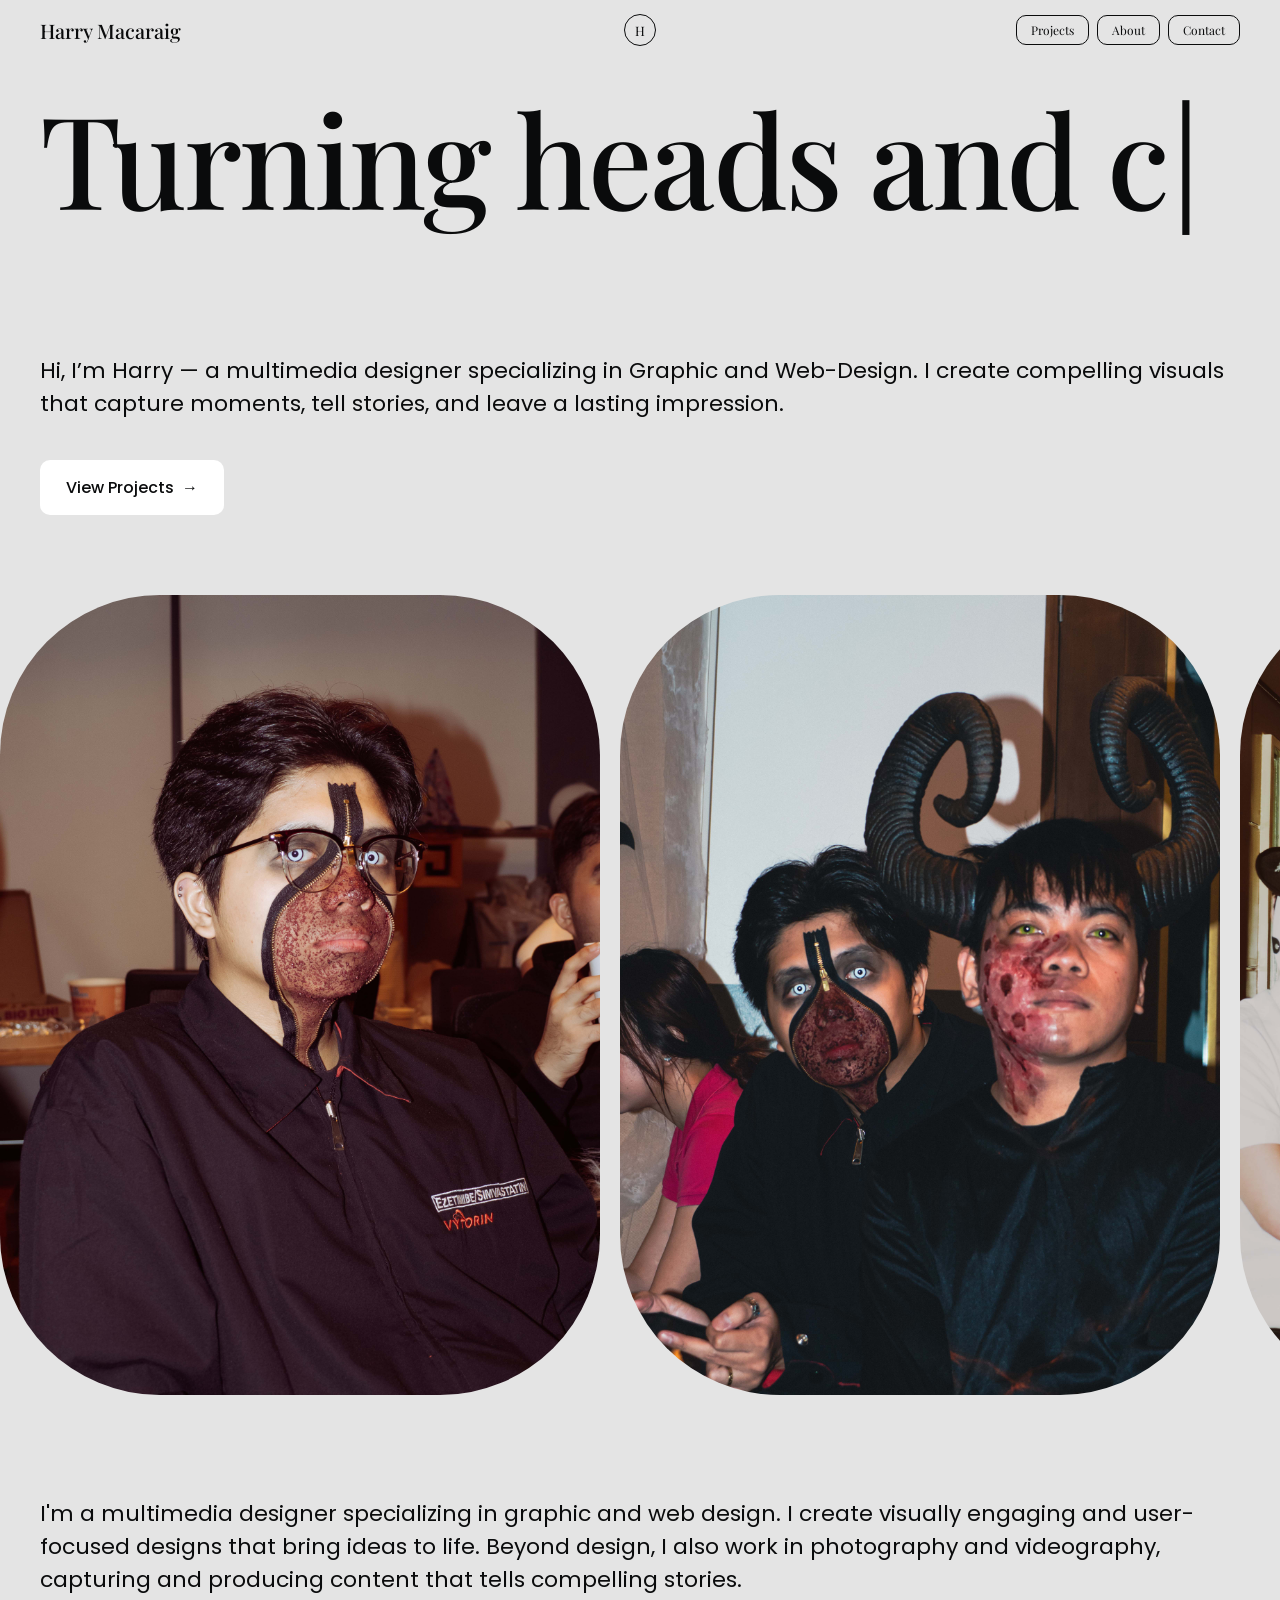
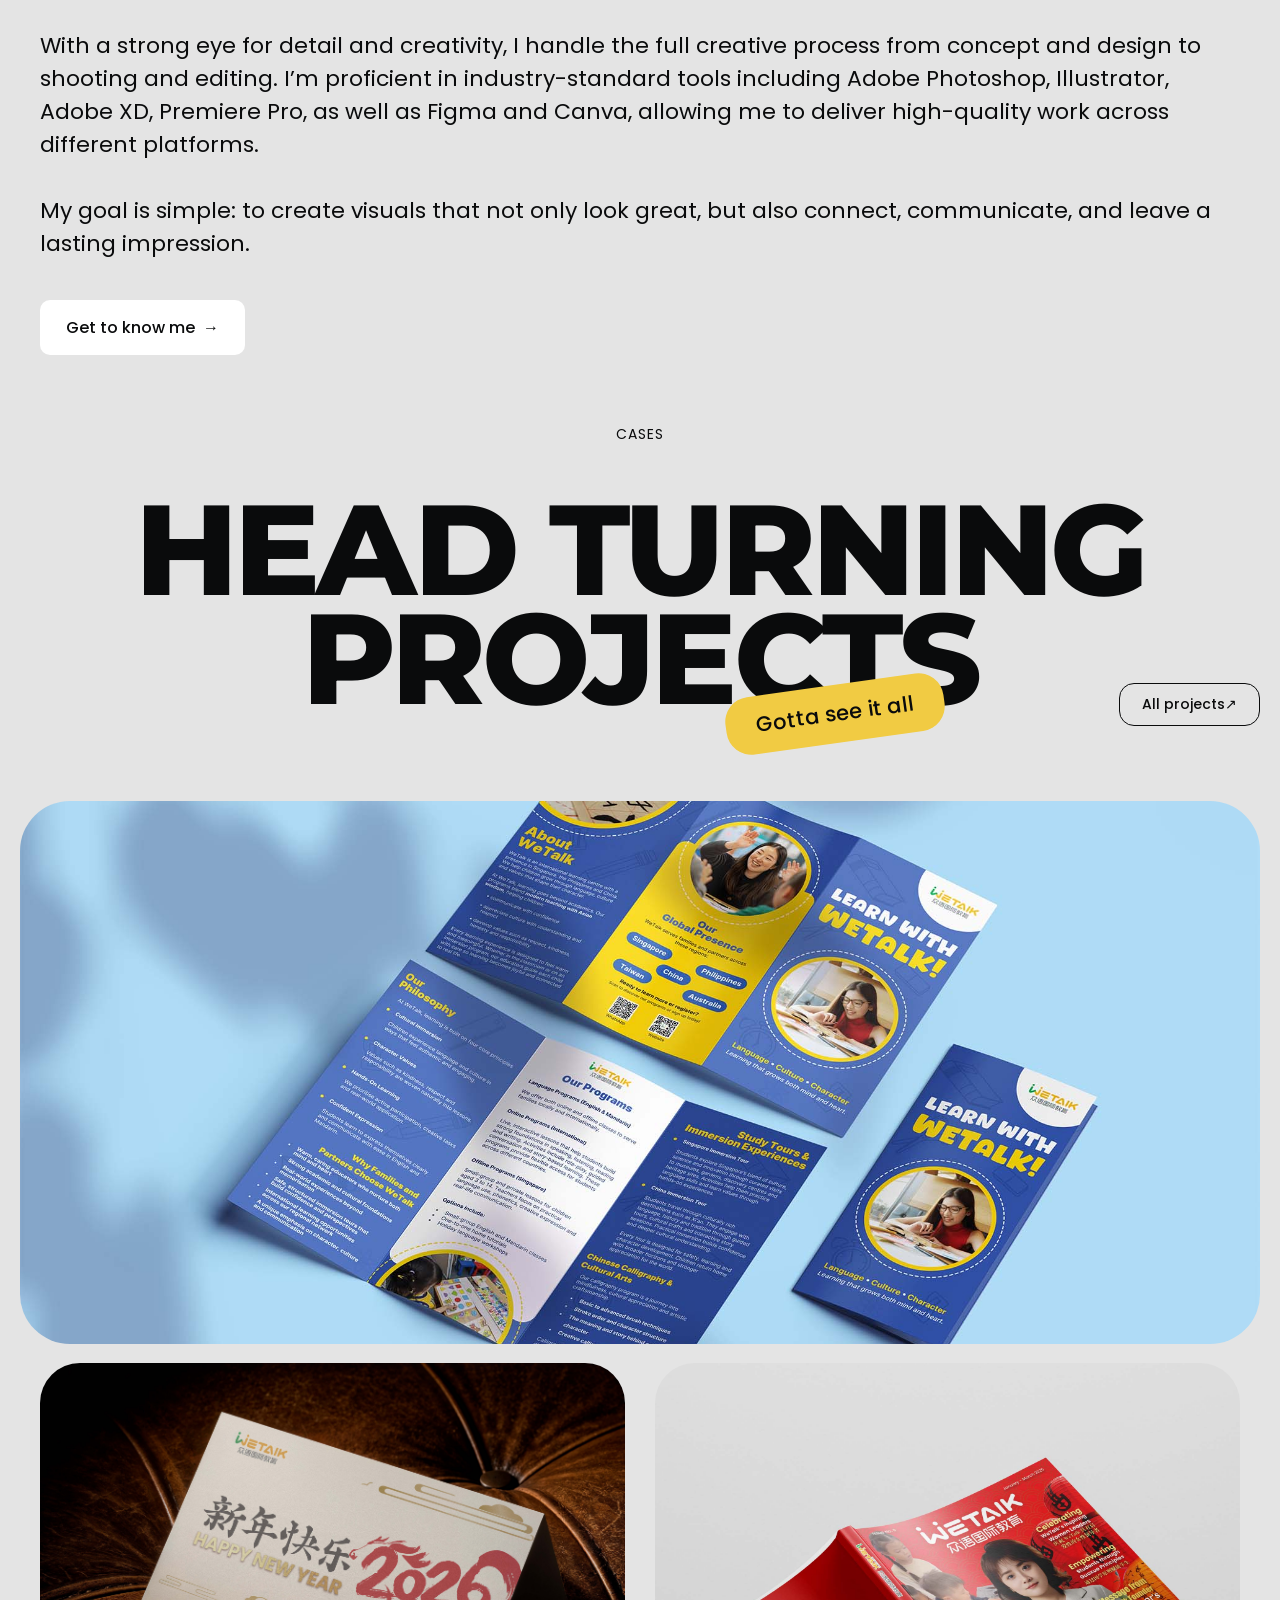
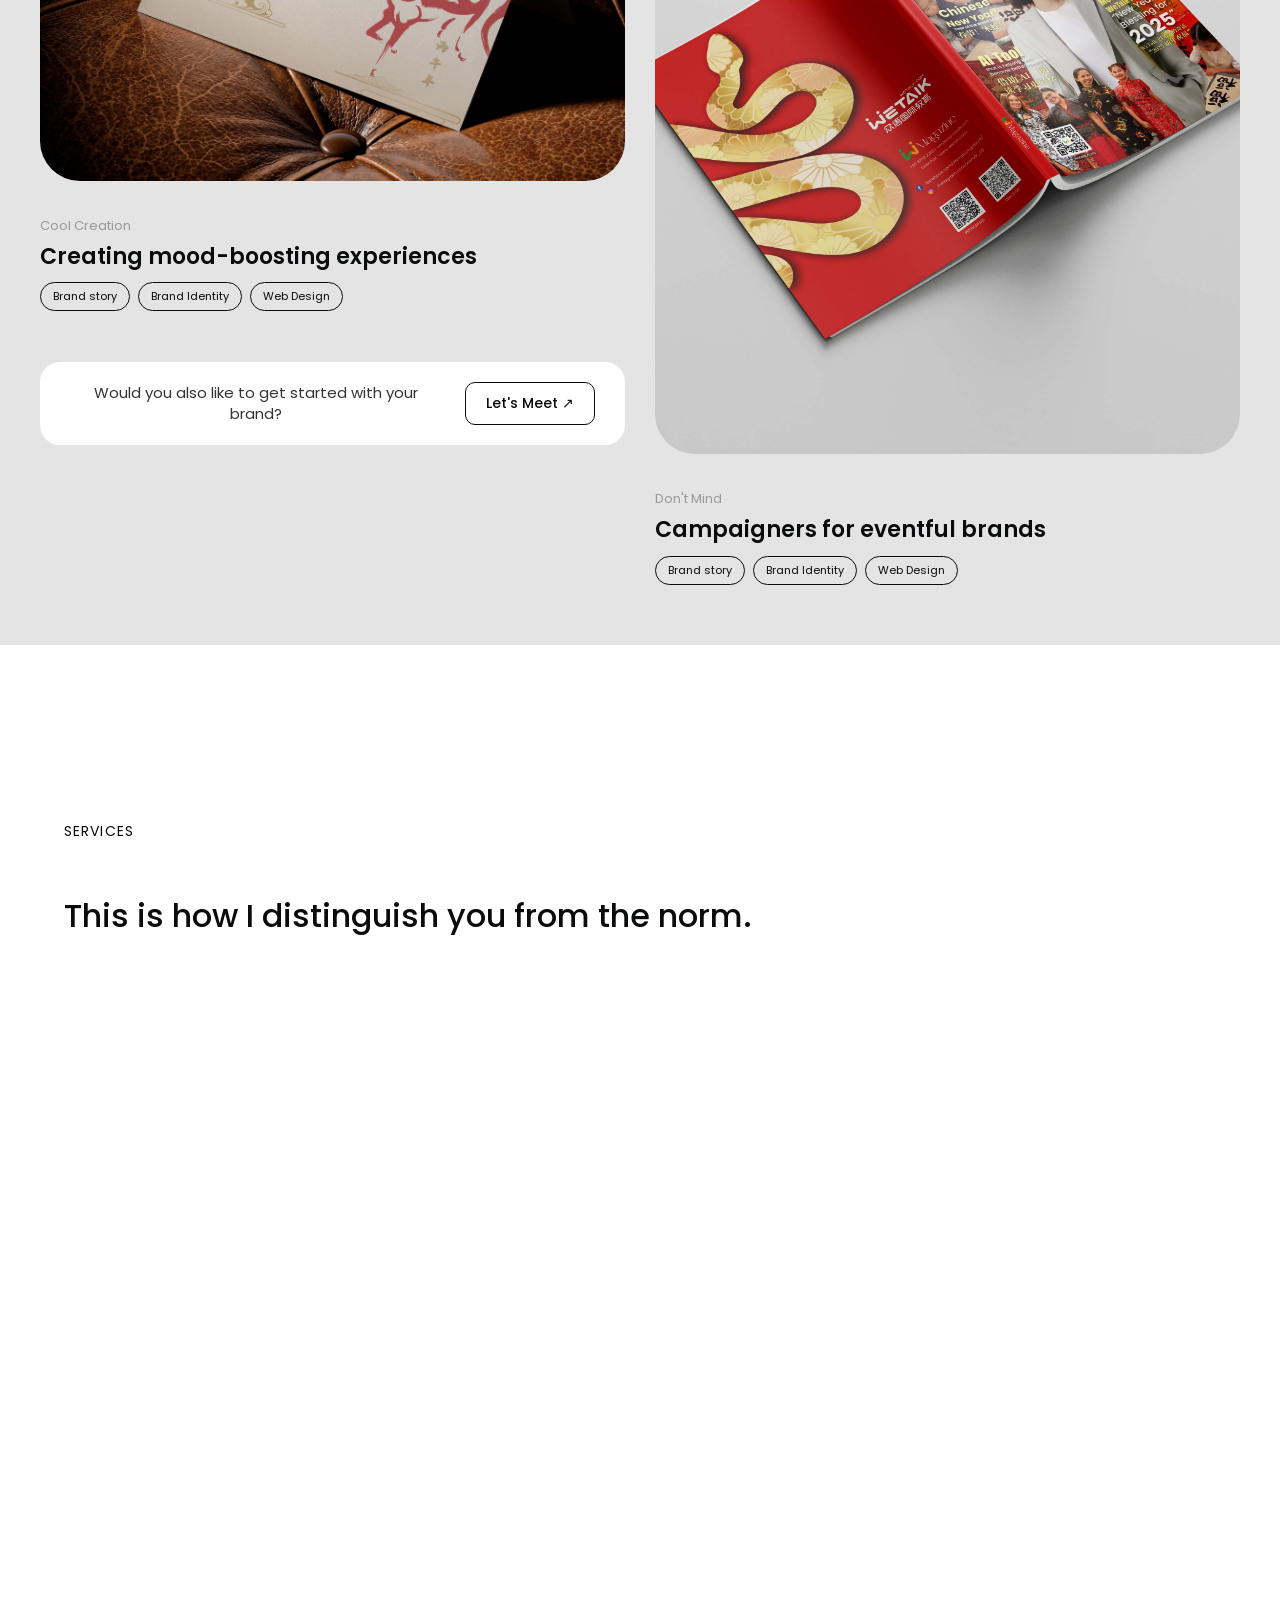
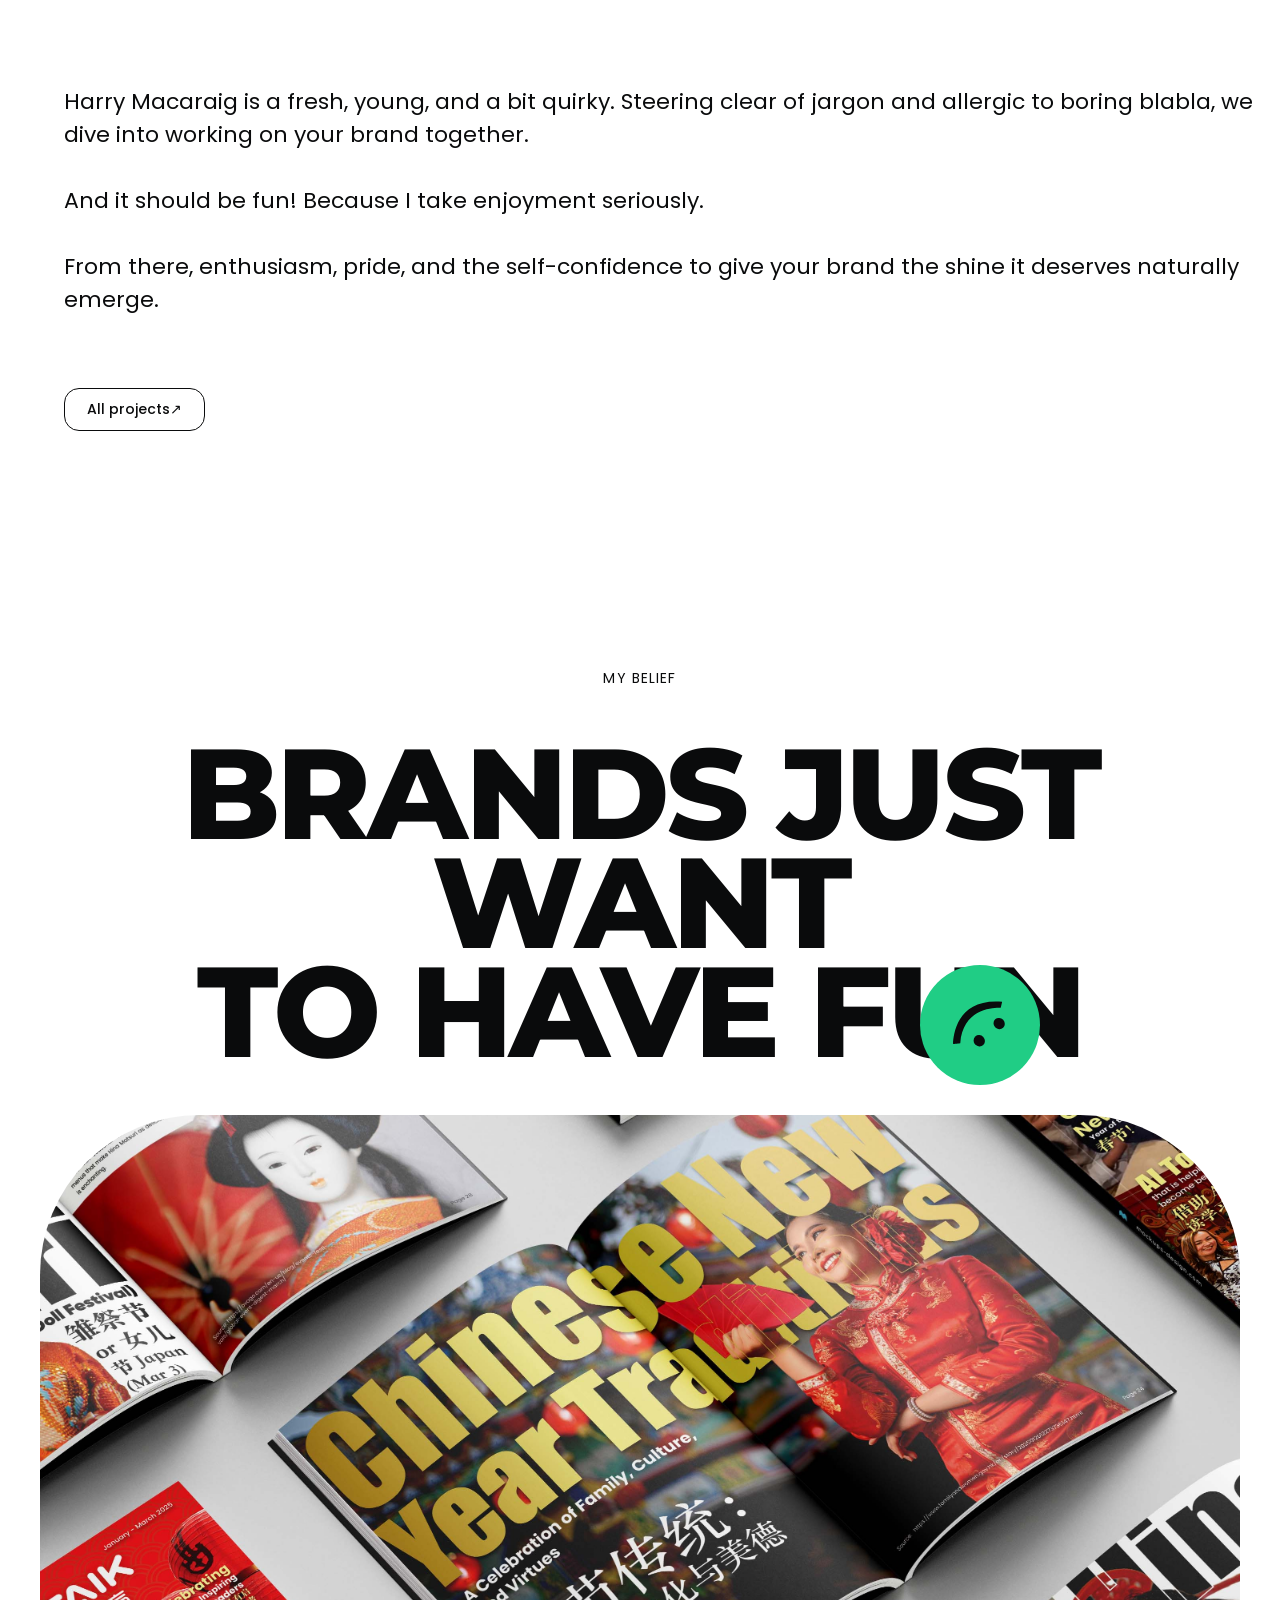
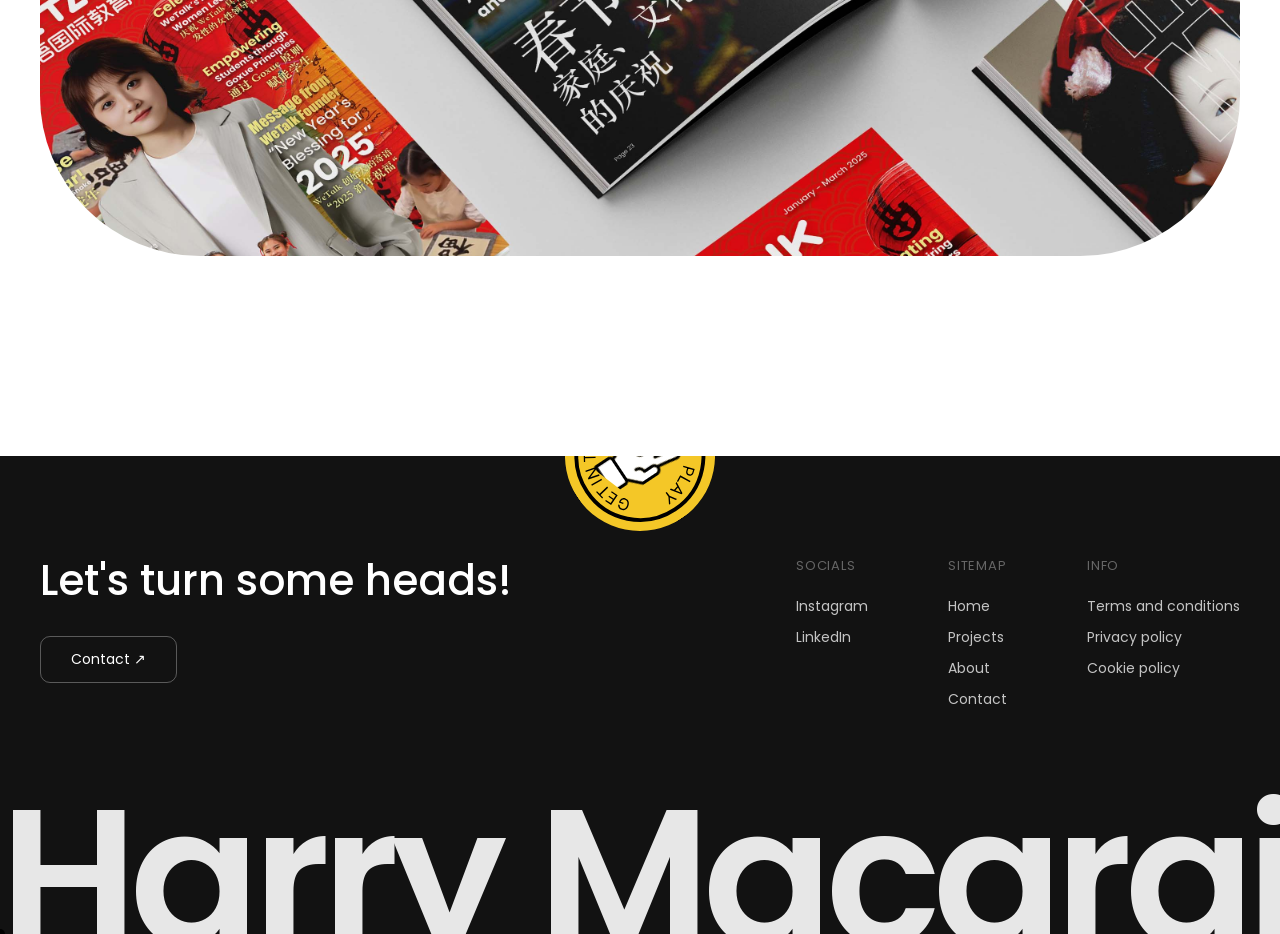
<file: Index.html>
<!DOCTYPE html>
<html lang="en">
<head>
    <meta charset="UTF-8">
    <meta name="viewport" content="width=device-width, initial-scale=1.0">
    <title>Harry Macaraig — Design Studio</title>

    <link rel="preconnect" href="https://fonts.googleapis.com">
    <link rel="preconnect" href="https://fonts.gstatic.com" crossorigin>
    <link href="https://fonts.googleapis.com/css2?family=Montserrat:wght@800&family=Playfair+Display:wght@400;500&family=Poppins:wght@400;500;600&display=swap" rel="stylesheet">

    <link rel="stylesheet" href="css/style.css">
</head>
<body>

    <!-- ======= NAVBAR ======= -->
    <header class="navbar">
        <div class="logo">Harry Macaraig</div>
        <div class="center-icon">H</div>
        <nav class="nav-links">
            <a href="#">Projects</a>
            <a href="#">About</a>
            <a href="#">Contact</a>
        </nav>
    </header>

    <!-- ======= HERO ======= -->
    <div class="container">
        <div class="Hero-Heading">
            <h2 class="header">Turning heads and conquering hearts</h2>
            <p class="Sub-header">Hi, I’m Harry — a multimedia designer specializing in Graphic and Web-Design. 
                I create compelling visuals that capture moments, tell stories, and leave a lasting impression.</p>
        </div>
        <a href="#" class="cta-primary">View Projects</a>
    </div>

    <!-- ======= CAROUSEL ======= -->
    <div class="carousel">
        <div class="track">
            <div class="card"><img src="images/img1.jpg" alt="Project showcase 1"></div>
            <div class="card"><img src="images/img2.jpg" alt="Project showcase 2"></div>
            <div class="card"><img src="images/img3.jpg" alt="Project showcase 3"></div>
            <div class="card"><img src="images/Teacher-Feng.jpg" alt="Project showcase 4"></div>
            <div class="card"><img src="images/vins.jpg" alt="Project showcase 5"></div>
            <div class="card"><img src="images/edison.jpg" alt="Project showcase 1"></div>
            <div class="card"><img src="images/Teacher-Rose2.jpg" alt="Project showcase 1"></div>
            <div class="card"><img src="images/Teacher-Feng2.jpg" alt="Project showcase 1"></div>

            <div class="card"><img src="images/img1.jpg" alt="Project showcase 1"></div>
            <div class="card"><img src="images/img2.jpg" alt="Project showcase 2"></div>
            <div class="card"><img src="images/img3.jpg" alt="Project showcase 3"></div>
            <div class="card"><img src="images/Teacher-Feng.jpg" alt="Project showcase 4"></div>
            <div class="card"><img src="images/vins.jpg" alt="Project showcase 5"></div>
            <div class="card"><img src="images/edison.jpg" alt="Project showcase 1"></div>
            <div class="card"><img src="images/Teacher-Rose2.jpg" alt="Project showcase 1"></div>
            <div class="card"><img src="images/Teacher-Feng2.jpg" alt="Project showcase 1"></div>
        </div>
    </div>

    <!-- ======= INTRO TEXT ======= -->
    <div class="container">
        <p class="Sub-header">I'm a multimedia designer specializing in graphic and web design. I create visually engaging and user-focused designs that bring ideas to life. Beyond design, 
            I also work in photography and videography, capturing and producing content that tells compelling stories.<br><br>
            With a strong eye for detail and creativity, I handle the full creative process from concept and design to shooting and editing. I’m proficient in industry-standard tools including Adobe Photoshop, 
            Illustrator, Adobe XD, Premiere Pro, as well as Figma and Canva, allowing me to deliver high-quality work across different platforms.<br><br>
            My goal is simple: to create visuals that not only look great, but also connect, communicate, and leave a lasting impression.</p>
        <a href="#" class="cta-primary">Get to know me</a>
    </div>

    <!-- ======= CASES ======= -->
    <div class="Casses">
        <div class="header-section">
            <div class="heading-2">
                <h1 class="title-2">Cases</h1>
                <h2 class="header-2">HEAD TURNING <br> PROJECTS <span class="badge">Gotta see it all</span></h2>
            </div>
            <div class="cta-wrapper">
                <a href="#" class="cta-secondary">All projects</a>
            </div>
        </div>

        <!-- Featured project card -->
        <div class="card-container">
            <img src="images/DL_Trifold_DL_Flyer_Mockup_3.jpg" alt="Signpost" class="bg-image">
            <div class="overlay">
                <div class="logo-box">
                    <div class="bird-icon">
                        <img src="images/1.jpg" alt="Bird Logo">
                    </div>
                    <h2 class="brand-name">WeTalk Education</h2>
                </div>
            </div>
        </div>

        <!-- Two-column projects grid -->
        <div class="projects-grid">
            <div class="column">
                <div class="project-card">
                    <div class="project-image-wrapper">
                        <img src="images/calendar-mockup.jpg" alt="Cool Creation project" class="bg-image">
                        <div class="overlay"></div>
                    </div>
                    <div class="project-info">
                        <p class="client-name">Cool Creation</p>
                        <h3 class="project-title">Creating mood-boosting experiences</h3>
                        <div class="tag-group">
                            <span class="tag">Brand story</span>
                            <span class="tag">Brand Identity</span>
                            <span class="tag">Web Design</span>
                        </div>
                    </div>
                </div>

                <div class="meet-cta">
                    <p class="cta-text">Would you also like to get started with your brand?</p>
                    <a href="#" class="meet-btn">Let's Meet ↗</a>
                </div>
            </div>

            <div class="column">
                <div class="project-card">
                    <div class="project-image-wrapper tall">
                        <img src="images/Free_Book_Mockup_7.jpg" alt="Don't Mind project" class="bg-image">
                        <div class="overlay"></div>
                    </div>
                    <div class="project-info">
                        <p class="client-name">Don't Mind</p>
                        <h3 class="project-title">Campaigners for eventful brands</h3>
                        <div class="tag-group">
                            <span class="tag">Brand story</span>
                            <span class="tag">Brand Identity</span>
                            <span class="tag">Web Design</span>
                        </div>
                    </div>
                </div>
            </div>
        </div>
    </div><!-- end .Casses -->

    <!-- ======= SERVICES ======= -->
    <section class="services-section">
        <div class="services-heading">
            <h1 class="title-2">Services</h1>
            <h2 class="header-3">This is how I distinguish you from the norm.</h2>
        </div>

        <div class="services-grid">
            <div class="service-card purple">
                <div class="card-top">
                    <img src="images/Brand-Story.jpg" alt="Brand Story">
                </div>
                <div class="card-bottom">
                    <h3>Brand Story</h3>
                    <p>Together we create a strong foundation for an irresistible design.</p>
                </div>
            </div>

            <div class="service-card black">
                <div class="card-top">
                    <img src="images/Brand-Identity1.jpg" alt="Photography">
                </div>
                <div class="card-bottom">
                    <h3>Photography</h3>
                    <p>Turning your moments into powerful visuals. Photography that’s striking, authentic, and memorable.</p>
                </div>
            </div>

            <div class="service-card green">
                <div class="card-top">
                    <img src="images/Web-Design.jpg" alt="Web Design">
                </div>
                <div class="card-bottom">
                    <h3>Web design</h3>
                    <p>Brand-oriented website in a methodical manner. Custom made &amp; tailor made.</p>
                </div>
            </div>

            <div class="service-card orange">
                <div class="card-top">
                    <img src="images/Al-la-cart.jpg" alt="A la carte">
                </div>
                <div class="card-bottom">
                    <h3>A la carte</h3>
                    <p>Support in the field of design, social media and content creation.</p>
                </div>
            </div>
        </div>

        <p class="Sub-header-2">Harry Macaraig is a fresh, young, and a bit quirky. Steering clear of jargon and allergic to boring blabla, we dive into working on your brand together.
            <br><br>And it should be fun! Because I take enjoyment seriously.
            <br><br>From there, enthusiasm, pride, and the self-confidence to give your brand the shine it deserves naturally emerge.</p>

        <div class="cta-wrapper-2">
            <a href="#" class="cta-secondary">All projects</a>
        </div>
    </section>

    <!-- ======= MY BELIEF ======= -->
    <section class="My-Belief">
        <div class="header-section">
            <div class="heading-2">
                <h1 class="title-2">My Belief</h1>
                <h2 class="header-2">
                    BRANDS JUST WANT <br> TO HAVE FUN
                    <span class="badge-icon">
                        <img src="icons/smily.svg" alt="Rotating Badge">
                    </span>
                </h2>
            </div>
        </div>

        <div class="card-container-2">
            <img src="images/Free_Book_Mockup_8.jpg" alt="My belief cover" class="bg-image">
        </div>
    </section>

    <!-- ======= FOOTER ======= -->
    <footer class="main-footer">
        <div class="footer-badge-wrapper">
            <img src="icons/footer-icon.svg" alt="Get in touch" class="rotating-icon">
        </div>

        <div class="footer-content">
            <div class="footer-top">
                <div class="footer-left">
                    <h2 class="footer-heading">Let's turn some heads!</h2>
                    <a href="#" class="contact-btn">Contact ↗</a>
                </div>

                <div class="footer-right">
                    <div class="footer-nav">
                        <div class="nav-col">
                            <h4>Socials</h4>
                            <a href="#">Instagram</a>
                            <a href="#">LinkedIn</a>
                        </div>
                        <div class="nav-col">
                            <h4>Sitemap</h4>
                            <a href="#">Home</a>
                            <a href="#">Projects</a>
                            <a href="#">About</a>
                            <a href="#">Contact</a>
                        </div>
                        <div class="nav-col">
                            <h4>Info</h4>
                            <a href="#">Terms and conditions</a>
                            <a href="#">Privacy policy</a>
                            <a href="#">Cookie policy</a>
                        </div>
                    </div>
                </div>
            </div>

            <div class="footer-bottom">
                <h1 class="huge-logo">Harry Macaraig</h1>
            </div>
        </div>
    </footer>
    <script src="js/index.js"></script>
</body>
</html>
</file>
<file: css/style.css>
/* ============================================================
   DESIGN TOKENS
   ============================================================ */
:root {
  --clr-bg:        #E4E4E4;
  --clr-surface:   #ffffff;
  --clr-footer:    #121212;
  --clr-ink:       #0A0B0C;
  --clr-ink-muted: #999;
  --clr-accent:    #F1CB43;

  --clr-purple: #b194c7;
  --clr-dark:   #1a1a1a;
  --clr-green:  #51b87d;
  --clr-orange: #f69055;

  --space-xs:  8px;
  --space-sm:  16px;
  --space-md:  24px;
  --space-lg:  40px;
  --space-xl:  64px;
  --space-2xl: 100px;

  --r-sm:   10px;
  --r-md:   20px;
  --r-lg:   40px;
  --r-xl:   50px;
  --r-2xl:  90px;
  --r-pill: 9999px;

  --ease-expo: cubic-bezier(0.25, 1, 0.5, 1);
  --t-base: 0.4s var(--ease-expo);
  --t-fast: 0.2s var(--ease-expo);
}

/* ============================================================
   RESET & BASE
   ============================================================ */
*, *::before, *::after { box-sizing: border-box; }

body {
  margin: 0;
  padding: 0;
  background: var(--clr-bg);
  font-family: 'Playfair Display', serif;
  color: var(--clr-ink);
  overflow-x: hidden;
  -webkit-font-smoothing: antialiased;
}

img { display: block; max-width: 100%; }
a   { color: inherit; }

:focus-visible {
  outline: 2px solid var(--clr-ink);
  outline-offset: 3px;
  border-radius: var(--r-sm);
}

/* ============================================================
   LAYOUT
   ============================================================ */
.container {
  max-width: 1750px;
  margin-inline: auto;
  padding: var(--space-lg);
}

.full-width { width: 100%; }

/* ============================================================
   NAVBAR
   ============================================================ */
.navbar {
  display: flex;
  justify-content: space-between;
  align-items: center;
  padding: 15px var(--space-lg);
  background: var(--clr-bg);
  position: relative;
}

 .navbar.scrolled { 
  padding: 12px 40px; box-shadow: 0 4px 20px rgba(0,0,0,0.08); 
}

.reveal {
  opacity: 0; transform: translateY(30px); transition: opacity 0.6s ease, transform 0.6s ease; 
}

.reveal.visible { 
  opacity: 1; transform: translateY(0); 
}

.logo {
  font-size: 20px;
  font-weight: 500;
}

.center-icon {
  position: absolute;
  left: 50%;
  transform: translateX(-50%);
  border: 1px solid var(--clr-ink);
  border-radius: 50%;
  width: 32px;
  height: 32px;
  display: flex;
  align-items: center;
  justify-content: center;
  font-size: 13px;
  transition: background var(--t-fast), color var(--t-fast);
}

.center-icon:hover {
  background: var(--clr-ink);
  color: var(--clr-bg);
}

.nav-links { display: flex; gap: var(--space-xs); }

.nav-links a {
  text-decoration: none;
  color: var(--clr-ink);
  border: 1px solid var(--clr-ink);
  padding: 6px 14px;
  border-radius: var(--r-sm);
  font-size: 12px;
  transition: background var(--t-fast), color var(--t-fast);
}

.nav-links a:hover {
  background: var(--clr-ink);
  color: var(--clr-bg);
}

/* ============================================================
   HERO
   ============================================================ */
.hero-section { padding: var(--space-xl) 0; }

.header {
  font-size: clamp(60px, 10vw, 145px);
  font-family: 'Playfair Display', serif;
  font-weight: 500;
  line-height: 0.9;
  letter-spacing: -0.02em;
  margin: 0 0 var(--space-md) 0;
}

.typewriter::after {
 content: '|';
 display: inline-block;
 margin-left: 4px;
 animation: blink 0.7s step-end infinite;
}

@keyframes blink {
 0%, 100% { opacity: 1; }
 50%       { opacity: 0; }
}

.Sub-header {
  font-size: clamp(16px, 1.8vw, 22px);
  max-width: 1250px;
  margin-bottom: var(--space-lg);
  line-height: 1.5;
  font-family: 'Poppins', sans-serif;
}

.Sub-header-2 {
  font-size: clamp(16px, 1.8vw, 22px);
  max-width: 1250px;
  margin-left: var(--space-xl);
  font-family: 'Poppins', sans-serif;
  line-height: 1.5;
}

.cta-primary {
  display: inline-flex;
  align-items: center;
  gap: var(--space-xs);
  padding: 15px 26px;
  background: var(--clr-surface);
  color: var(--clr-ink);
  border-radius: var(--r-sm);
  text-decoration: none;
  font-family: 'Poppins', sans-serif;
  font-weight: 500;
  transition: transform var(--t-fast), box-shadow var(--t-fast);
}

.cta-primary::after {
  content: '→';
  transition: transform 0.2s;
}

.cta-primary:hover {
  transform: translateY(-3px);
  box-shadow: 0 10px 24px rgba(0, 0, 0, 0.08);
}

.cta-primary:hover::after { transform: translateX(4px); }

.cta-outline {
  display: inline-flex;
  align-items: center;
  padding: 10px 20px;
  border: 1px solid var(--clr-ink);
  border-radius: var(--r-md);
  text-decoration: none;
  color: var(--clr-ink);
  font-family: 'Poppins', sans-serif;
  font-size: 14px;
  transition: background var(--t-fast), color var(--t-fast);
}

.cta-outline:hover {
  background: var(--clr-ink);
  color: var(--clr-surface);
}

/* ============================================================
   CAROUSEL
   ============================================================ */
.carousel {
  overflow: hidden;
  padding: var(--space-lg) 0;
  /* mask-image: linear-gradient(
    to right,
    transparent 0%,
    black 6%,
    black 94%,
    transparent 100%
  ); */
}

.track {
  display: flex;
  gap: 20px;
  width: max-content;
  animation: scroll 20s linear infinite;
}

/* .track:hover { animation-play-state: paused; } */

.card {
  min-width: 555px;
  height: 800px;
  border-radius: 160px;
  overflow: hidden;
  flex-shrink: 0;
}

.card img {
  width: 100%;
  height: 100%;
  object-fit: cover;
  transition: transform 0.5s ease;
}

.card:hover img { transform: scale(1.07); }

@keyframes scroll {
  from { transform: translateX(0); }
  to   { transform: translateX(-50%); }
}

/* ============================================================
   CASES / PROJECTS
   ============================================================ */
.Casses {
  text-align: center;
  font-family: 'Poppins', sans-serif;
  padding: 20px;
}

.header-section {
  max-width: 1750px;
  margin-inline: auto;
  position: relative;
  padding-bottom: 50px;
}

.title-2 {
  font-size: 14px;
  font-weight: 400;
  margin-bottom: 50px;
  text-transform: uppercase;
  letter-spacing: 0.08em;
  font-family: 'Poppins', sans-serif;
}

.header-2 {
  font-size: clamp(60px, 10vw, 150px);
  line-height: 0.85;
  font-weight: 800;
  margin: 0;
  display: inline-block;
  position: relative;
  font-family: 'Montserrat', sans-serif;
  letter-spacing: -0.03em;
}

.badge {
  letter-spacing: .2px;
  position: absolute;
  bottom: -30px;
  right: 200px;
  background: var(--clr-accent);
  padding: 20px 30px;
  border-radius: 25px;
  font-size: 21px;
  font-weight: 500;
  transform: rotate(-8deg);
  white-space: nowrap;
  font-family: 'Poppins', sans-serif;
  pointer-events: none;
}

.cta-wrapper {
  display: flex;
  justify-content: flex-end;
  margin-top: -30px;
  margin-bottom: 25px;
}

.cta-secondary {
  display: inline-flex;
  align-items: center;
  padding: 10px 22px;
  border: 1px solid var(--clr-ink);
  color: var(--clr-ink);
  border-radius: 15px;
  text-decoration: none;
  font-size: 14px;
  font-weight: 500;
  font-family: 'Poppins', sans-serif;
  transition: background var(--t-fast), color var(--t-fast);
}

.cta-secondary::after { content: ' ↗'; }

.cta-secondary:hover {
  background: var(--clr-ink);
  color: var(--clr-surface);
}

/* Featured full-width card */
.card-container {
  position: relative;
  width: 100%;
  max-width: 1750px;
  aspect-ratio: 16 / 7;
  border-radius: var(--r-xl);
  overflow: hidden;
  cursor: pointer;
  margin-inline: auto;
}

/* Shared image + overlay — single definition, no duplicates */
.bg-image {
  width: 100%;
  height: 100%;
  object-fit: cover;
  transition: transform 0.6s var(--ease-expo);
}

.overlay {
  position: absolute;
  inset: 0;
  background: rgba(0, 0, 0, 0.12);
  display: flex;
  justify-content: center;
  align-items: center;
  opacity: 0;
  transition: opacity 0.4s ease;
}

.card-container:hover .overlay,
.project-image-wrapper:hover .overlay { opacity: 1; }

.card-container:hover .bg-image,
.project-image-wrapper:hover .bg-image { transform: scale(1.05); }

.logo-box {
  background-color: #9b95f3;
  padding: 30px;
  border-radius: 30px;
  text-align: center;
  color: white;
  transform: scale(0.85);
  transition: transform 0.4s ease-out;
}

.card-container:hover .logo-box { transform: scale(1); }

/* Projects two-column grid */
.projects-grid {
  display: grid;
  grid-template-columns: 1fr 1fr;
  gap: 30px;
  max-width: 1750px;
  margin-inline: auto;
  padding: 20px;
}

.column {
  display: flex;
  flex-direction: column;
  gap: 20px;
}

.project-card {
  text-align: Left;
  display: flex;
  flex-direction: column;
  gap: 15px;
}

.project-card, .card-container {
 will-change: transform;
 transform-style: preserve-3d;
 }

.project-image-wrapper {
  position: relative;
  width: 100%;
  border-radius: var(--r-lg);
  overflow: hidden;
  cursor: pointer;
  aspect-ratio: 1.4 / 1;
}

.project-image-wrapper.tall { aspect-ratio: 1.1 / 1.3; }

.project-info {
  padding: 20px 0;
  display: flex;
  flex-direction: column;
  gap: 8px;
}

.client-name {
  font-size: 13px;
  color: var(--clr-ink-muted);
  margin: 0;
  font-family: 'Poppins', sans-serif;
}

.project-title {
  font-size: 22px;
  font-weight: 600;
  margin: 0;
  line-height: 1.2;
  font-family: 'Poppins', sans-serif;
}

.tag-group {
  display: flex;
  gap: 8px;
  flex-wrap: wrap;
  margin-top: 4px;
}

.tag {
  font-size: 11px;
  padding: 5px 12px;
  border: 1px solid var(--clr-ink);
  border-radius: var(--r-pill);
  color: var(--clr-ink);
  font-family: 'Poppins', sans-serif;
}

.meet-cta {
  background: var(--clr-surface);
  border-radius: var(--r-md);
  padding: 20px 30px;
  display: flex;
  justify-content: space-between;
  align-items: center;
  gap: var(--space-md);
  margin-top: 10px;
}

.cta-text {
  font-size: 15px;
  color: #333;
  margin: 0;
  font-family: 'Poppins', sans-serif;
  line-height: 1.4;
}

.meet-btn {
  flex-shrink: 0;
  padding: 10px 20px;
  border: 1px solid var(--clr-ink);
  border-radius: var(--r-sm);
  text-decoration: none;
  color: var(--clr-ink);
  font-size: 14px;
  font-weight: 500;
  font-family: 'Poppins', sans-serif;
  transition: background var(--t-fast), color var(--t-fast);
}

.meet-btn:hover {
  background: var(--clr-ink);
  color: var(--clr-surface);
}

 .project-card, .card-container {
   will-change: transform;
   transform-style: preserve-3d;
  }

/* ============================================================
   SERVICES
   ============================================================ */
.services-section {
  background-color: var(--clr-surface);
  display: flex;
  flex-direction: column;
}

.services-heading {
  margin: var(--space-xl);
  padding-top: var(--space-2xl);
}

.header-3 {
  font-size: 32px;
  font-weight: 500;
  font-family: 'Poppins', sans-serif;
}

/* Fixed broken syntax: was `repeat(4, 1fr); minmax(...)` */
.services-grid {
  display: grid;
  grid-template-columns: repeat(4, minmax(280px, 1fr));
  gap: 20px;
  max-width: 1400px;
  margin-inline: auto;
  padding: 50px 20px;
  font-family: 'Poppins', sans-serif;
}

.service-card {
  display: flex;
  flex-direction: column;
  cursor: pointer;
  gap: 0;
  transition: gap var(--t-base), transform var(--t-base);
}

/* .service-card:hover {
  gap: 12px;
    transform: translateY(-6px);
} */

.card-top {
  height: 333px;
  position: relative;
  border-radius: var(--r-lg) var(--r-lg) 0 0;
  transition: border-radius var(--t-base);
  overflow: hidden;
}

.card-top img {
  position: absolute;
  inset: 0;
  width: 100%;
  height: 100%;
  object-fit: cover;
  transition: transform var(--t-base);
}

.service-card:hover .card-top img { transform: scale(1.06); }

.card-bottom {
  padding: 30px;
  color: white;
  border-radius: 0 0 var(--r-lg) var(--r-lg);
  transition: border-radius var(--t-base);
  min-height: 200px;
}

.card-bottom h3 { margin: 0 0 10px 0; font-size: 20px; font-weight: 600; }
.card-bottom p  { margin: 0; font-size: 14px; line-height: 1.5; opacity: 0.88; }

.service-card:hover .card-top,
.service-card:hover .card-bottom { border-radius: var(--r-2xl); }

.purple .card-top, .purple .card-bottom { background-color: var(--clr-purple); }
.black  .card-top, .black  .card-bottom { background-color: var(--clr-dark);   }
.green  .card-top, .green  .card-bottom { background-color: var(--clr-green);  }
.orange .card-top, .orange .card-bottom { background-color: var(--clr-orange); }

.cta-wrapper-2 {
  display: flex;
  justify-content: flex-start;
  margin-top: 50px;
  margin-bottom: 25px;
  margin-left: var(--space-xl);
}

/* ============================================================
   BELIEF SECTION
   ============================================================ */
.My-Belief {
  text-align: center;
  background-color: var(--clr-surface);
  padding: 200px var(--space-lg);
}

.badge-icon {
  position: absolute;
  bottom: -20px;
  right: 200px;
  width: 120px;
  height: 120px;
  display: flex;
  align-items: center;
  justify-content: center;
  animation: continuousRotation 10s linear infinite;
  pointer-events: none;
}

.badge-icon img { width: 100%; height: 100%; }

@keyframes continuousRotation {
  from { transform: rotate(0deg); }
  to   { transform: rotate(360deg); }
}

.card-container-2 {
  position: relative;
  width: 100%;
  max-width: 1750px;
  aspect-ratio: 1750 / 1080;
  border-radius: 160px;
  overflow: hidden;
  cursor: pointer;
  margin-inline: auto;
}

/* ============================================================
   FOOTER
   ============================================================ */
.main-footer {
  background-color: var(--clr-footer);
  position: relative;
  padding-top: var(--space-2xl);
  color: white;
  font-family: 'Poppins', sans-serif;
  overflow: hidden;
}
 
.footer-badge-wrapper {
  position: absolute;
  top: 0;
  left: 50%;
  width: 150px;
  height: 150px;
  z-index: 10;
  /* translate lives on the wrapper — never touched by the animation */
  transform: translate(-50%, -50%);
}
 
.rotating-icon {
  width: 100%;
  height: 100%;
  animation: footerSpin 12s linear infinite;
}
 
@keyframes footerSpin {
  from { transform: rotate(0deg); }
  to   { transform: rotate(360deg); }
}
 
.footer-content {
  max-width: 1750px;
  margin-inline: auto;
  padding: 0 var(--space-lg);
}
 
.footer-top {
  display: flex;
  justify-content: space-between;
  align-items: flex-start;
  flex-wrap: wrap;
  gap: var(--space-lg);
  margin-bottom: 60px;
}
 
.footer-heading {
  font-size: 42px;
  font-weight: 500;
  margin: 0 0 30px 0;
  line-height: 1.2;
}
 
.contact-btn {
  display: inline-block;
  padding: 12px 30px;
  border: 1px solid rgba(255, 255, 255, 0.3);
  border-radius: var(--r-sm);
  color: white;
  text-decoration: none;
  font-size: 14px;
  transition: background var(--t-fast);
}
 
.contact-btn:hover { background: rgba(255, 255, 255, 0.1); }
 
.footer-nav { display: flex; gap: 80px; flex-wrap: wrap; }
 
.nav-col h4 {
  color: #666;
  font-size: 13px;
  margin: 0 0 20px 0;
  font-weight: 400;
  text-transform: uppercase;
  letter-spacing: 0.06em;
}
 
.nav-col a {
  display: block;
  color: white;
  text-decoration: none;
  font-size: 14px;
  margin-bottom: 10px;
  opacity: 0.75;
  transition: opacity var(--t-fast);
}
 
.nav-col a:hover { opacity: 1; }
 
.footer-bottom { margin-top: var(--space-lg); }
 
.huge-logo {
  font-size: clamp(75px, 15vw, 300px);
  font-weight: 600;
  margin: 0;
  margin-left: -40px;
  line-height: 0.8;
  letter-spacing: -0.04em;
  white-space: nowrap;
  position: relative;
  bottom: -20px;
  opacity: 0.9;
}

/* ============================================================
   REDUCED MOTION
   ============================================================ */
@media (prefers-reduced-motion: reduce) {
  *, *::before, *::after {
    animation-duration: 0.01ms !important;
    animation-iteration-count: 1 !important;
    transition-duration: 0.01ms !important;
  }
}

/* ============================================================
   RESPONSIVE
   Three breakpoints: tablet landscape (1024), tablet portrait
   (768), and mobile (480). Each builds on the one above.
   ============================================================ */

/* ---- 1024px: Tablet landscape ---- */
@media (max-width: 1024px) {

  /* Layout */
  .container { padding: var(--space-md); }

  /* Hero */
  .header { font-size: clamp(48px, 8vw, 100px); }

  /* Cases */
  .Casses { padding: var(--space-md); }

  .card-container { aspect-ratio: 4 / 3; border-radius: var(--r-lg); }

  .card-container-2 { border-radius: 80px; }

  .badge {
    font-size: 15px;
    right: 100px;
    padding: 10px 16px;
  }

  /* Projects */
  .projects-grid { grid-template-columns: 1fr; }

  /* Services */
  .services-grid { grid-template-columns: repeat(2, 1fr); }

  .services-heading {
    margin: var(--space-md);
    padding-top: var(--space-xl);
  }

  .Sub-header-2 { margin-left: var(--space-md); }
  .cta-wrapper-2 { margin-left: var(--space-md); }

  /* Footer */
  .footer-nav { gap: var(--space-lg); }
  .huge-logo  { margin-left: 0; }
}

/* ---- 768px: Tablet portrait ---- */
@media (max-width: 768px) {

  /* Navbar: stack vertically */
  .navbar {
    flex-direction: column;
    align-items: flex-start;
    gap: var(--space-sm);
    padding: var(--space-sm) var(--space-md);
  }

  .center-icon { display: none; }

  .nav-links { flex-wrap: wrap; }

  /* Hero */
  .Hero-Heading { margin-bottom: var(--space-md); }

  /* Carousel: shorter cards so they don't dominate the screen */
  .card {
    min-width: 320px;
    height: 420px;
    border-radius: 80px;
  }

  /* Cases */
  .header-section { padding-bottom: var(--space-lg); }

  /* Badge becomes static so it doesn't overflow */
  .badge {
    position: static;
    display: inline-block;
    transform: rotate(-4deg);
    margin-top: var(--space-sm);
    font-size: 13px;
  }

  /* Featured card: taller ratio on portrait so it's not a thin strip */
  .card-container { aspect-ratio: 4 / 3; }

  /* "All projects" button aligns left on small screens */
  .cta-wrapper {
    justify-content: flex-start;
    margin-top: var(--space-sm);
  }

  /* Meet CTA: stack text and button */
  .meet-cta {
    flex-direction: column;
    align-items: flex-start;
    gap: var(--space-sm);
  }

  /* Services: still 2 columns on wide tablet portrait */
  .services-grid { padding: var(--space-lg) var(--space-md); }

  .card-top    { height: 240px; }
  .card-bottom { min-height: 160px; }

  /* Belief section: cut the giant padding */
  .My-Belief { padding: var(--space-xl) var(--space-md); }

  .card-container-2 {
    aspect-ratio: 4 / 3;
    border-radius: var(--r-xl);
  }

  /* Badge icon: reposition so it doesn't clip off-screen */
  .badge-icon {
    right: 0;
    bottom: -10px;
    width: 80px;
    height: 80px;
  }

  /* Footer */
  .footer-top { flex-direction: column; }

  .footer-heading { font-size: 32px; }

  .footer-nav {
    flex-direction: column;
    gap: var(--space-md);
  }

  .huge-logo {
    margin-left: 0;
    white-space: normal;    /* allow wrap if name is long */
    word-break: break-word;
  }
}

/* ---- 480px: Mobile ---- */
@media (max-width: 480px) {

  /* Tighten all outer padding */
  .container,
  .Casses,
  .footer-content { padding-inline: var(--space-sm); }

  /* Navbar: links fill the row */
  .nav-links { width: 100%; justify-content: flex-start; }

  /* Hero */
  .header { line-height: 1; }

  /* Carousel: compact */
  .card {
    min-width: 240px;
    height: 320px;
    border-radius: 60px;
  }

  /* Cases header: make it a block so badge doesn't overlap */
  .header-2 { display: block; }

  /* Services: single column */
  .services-grid {
    grid-template-columns: 1fr;
    padding: var(--space-md) var(--space-sm);
  }

  .services-heading {
    margin: var(--space-sm);
    padding-top: var(--space-lg);
  }

  .header-3 { font-size: 22px; }

  .card-top    { height: 200px; }
  .card-bottom { min-height: 140px; padding: var(--space-md); }

  /* Service hover animation: tone it down on touch */
  .service-card:hover {
    gap: 0;
    transform: none;
  }

  /* Belief section */
  .My-Belief { padding: var(--space-lg) var(--space-sm); }

  .card-container-2 {
    aspect-ratio: 1 / 1;
    border-radius: var(--r-lg);
  }

  .badge-icon {
    width: 60px;
    height: 60px;
    right: 0;
    bottom: 0;
  }

  /* Sub-header-2 & CTA wrapper: remove left margin */
  .Sub-header-2  { margin-left: 0; }
  .cta-wrapper-2 { margin-left: 0; }

  /* Footer */
  .main-footer   { padding-top: var(--space-xl); }

  .footer-badge-wrapper {
    width: 100px;
    height: 100px;
  }

  .footer-heading { font-size: 26px; }

  .footer-nav { gap: var(--space-sm); }
}

#custom-cursor { 
  position: fixed; width: 10px; height: 10px; background: #000;
  border-radius: 50%; pointer-events: none; transform: translate(-50%, -50%);
  transition: width 0.2s, height 0.2s; z-index: 9999;
}

#custom-cursor.hovered { 
  width: 30px; height: 30px; background: transparent;
  border: 2px solid #000; 
}
</file>
